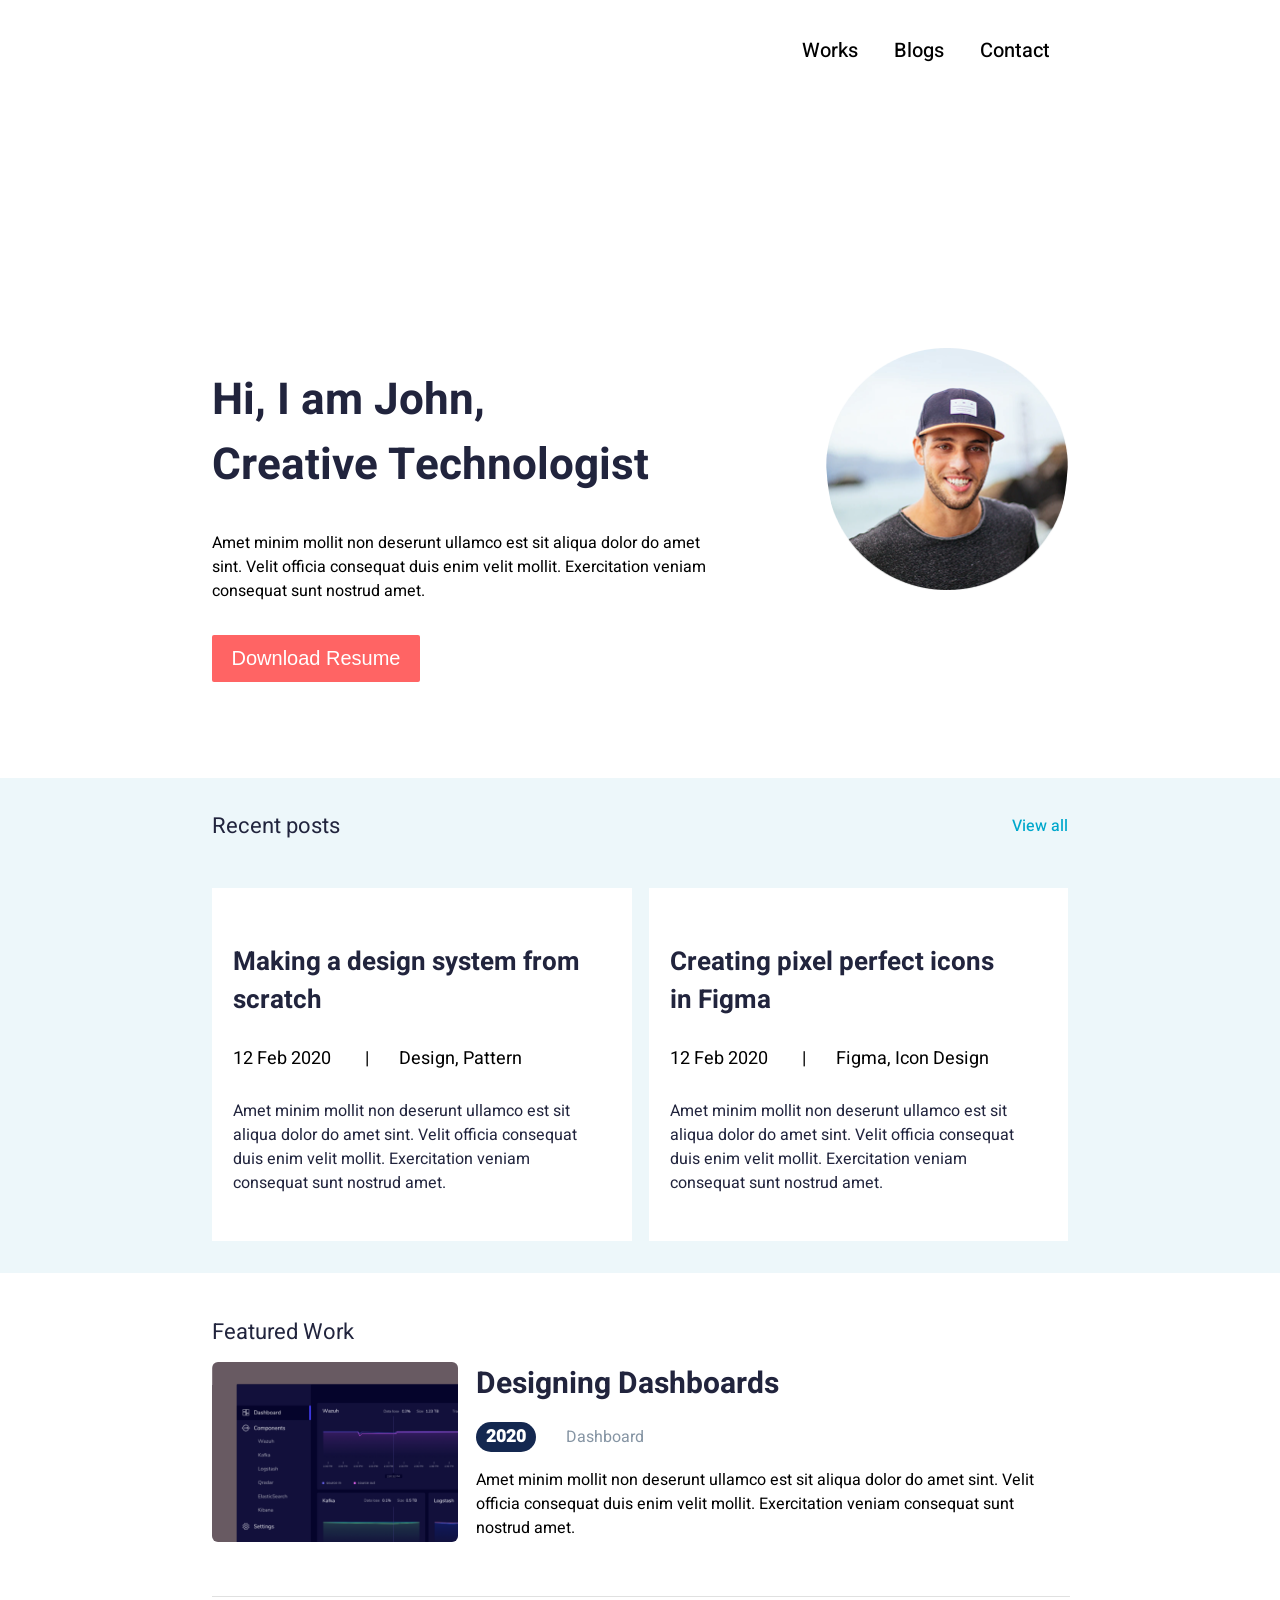
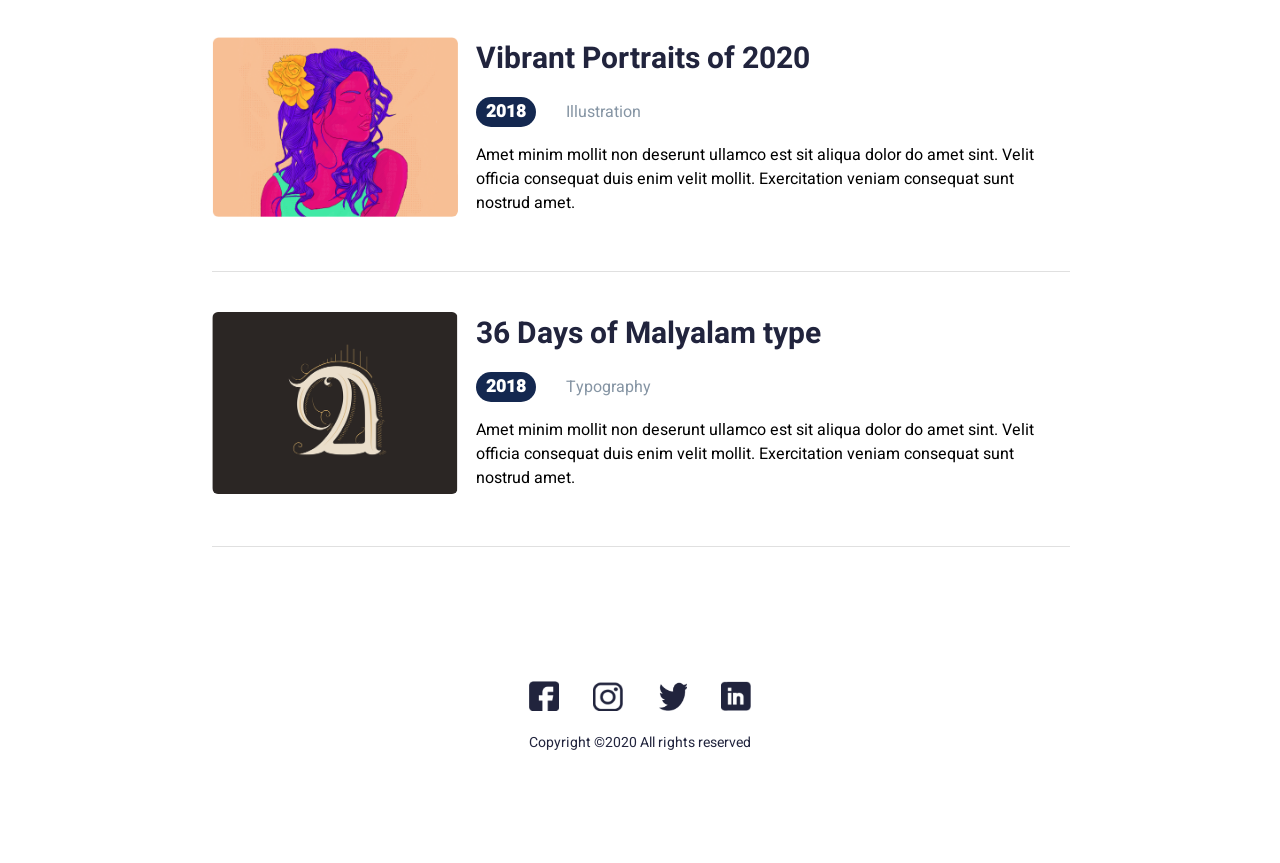
<file: index.html>
<!DOCTYPE html>
<html lang="en">
    <head>
        <meta charset="UTF-8">
        <meta name="viewport" content="width=device-width, initial-scale=1.0">
        <title>My Portfolio</title>
        <link rel="preconnect" href="https://fonts.googleapis.com">
        <link rel="preconnect" href="https://fonts.gstatic.com" crossorigin>
        <link
            href="https://fonts.googleapis.com/css2?family=Heebo:wght@100..900&display=swap"
            rel="stylesheet">
        <link rel="stylesheet" href="styles/main.css">
    </head>
    <body>
        <header class="container">
            <nav>
                <ul class="heebo-medium">
                    <li><a href="works.html">Works</a></li>
                    <li><a href="blogs.html">Blogs</a></li>
                    <li><a href="contacts.html">Contact</a></li>
                </ul>
            </nav>
        </header>
        <section class="container">
            <div class="hero">
                <div class="hero-text">
                    <h1 class="heebo-bold">
                        Hi, I am John,<br>
                        Creative Technologist
                    </h1>
                    <p class="heebo-regular">
                        Amet minim mollit non deserunt ullamco est sit aliqua dolor do amet sint. Velit officia consequat duis enim velit mollit. Exercitation veniam consequat sunt nostrud amet.
                    </p>
                </div>
                <img src="images/hero.image.png" class="hero-image">
            </div>
            <button href="#" class="heebo-medium button">Download Resume</button>
        </section>
        <section class="recent-posts">
            <div class="container">
                <div class="section-header">
                    <h2 class="heebo-regular">Recent posts</h2>
                    <p class="heebo-medium">View all</a>
                </div>
                <div class="posts-grid">
                    <div class="post-card">
                        <h3 class="heebo-bold">Making a design system from
                            scratch</h3>
                        <div class="post heebo-regular">
                            <span class="post-date">12 Feb 2020</span>
                            <span class="divider">|</span>
                            <span>Design, Pattern</span>
                        </div>
                        <p class="heebo-regular">
                            Amet minim mollit non deserunt ullamco est sit
                            aliqua dolor do amet sint.
                            Velit officia consequat duis enim velit mollit.
                            Exercitation veniam
                            consequat sunt nostrud amet.
                        </p>
                    </div>
                    <div class="post-card">
                        <h3 class="heebo-bold">Creating pixel perfect icons in
                            Figma</h3>
                        <div class="post heebo-regular">
                            <span class="post-date">12 Feb 2020</span>
                            <span class="divider">|</span>
                            <span>Figma, Icon Design</span>
                        </div>
                        <p class="heebo-regular">
                            Amet minim mollit non deserunt ullamco est sit
                            aliqua dolor do amet sint.
                            Velit officia consequat duis enim velit mollit.
                            Exercitation veniam
                            consequat sunt nostrud amet.
                        </p>
                    </div>
                </div>
            </div>
        </section>
        <section class="featured-section">
            <div class="container">
                <h4 class="heebo-regular">Featured Work</h4>
                <div class="featured-work">
                    <div class="dashboard">
                        <img src="images/dashboard.png" alt="dasboard image">
                    </div>
                    <div>
                        <h2 class="heebo-bold">Designing Dashboards</h2>
                        <span class="heebo-black-year">2020</span>
                        <span class="heebo-regular category">Dashboard</span>
                        <p class="heebo-regular">Amet minim mollit non deserunt ullamco est sit aliqua
                            dolor do amet sint. Velit officia consequat duis
                            enim velit mollit. Exercitation veniam consequat
                            sunt nostrud amet.</p>
                    </div>
                </div>
                <hr>
                <div class="featured-work">
                    <div class="potrait">
                        <img src="images/potrait.png" alt="potrait image">
                    </div>
                    <div>
                        <h2 class="heebo-bold">Vibrant Portraits of 2020</h2>
                        <span class="heebo-black-year">2018</span>
                        <span class="heebo-regular category">Illustration</span>
                        <p class="heebo-regular">Amet minim mollit non deserunt ullamco est sit aliqua
                            dolor do amet sint. Velit officia consequat duis
                            enim velit mollit. Exercitation veniam consequat
                            sunt nostrud amet.</p>
                    </div>
                </div>
                <hr>
                <div class="featured-work">
                    <div class="malyalm">
                        <img src="images/malyalm.png" alt="malyalm image">
                    </div>
                    <div>
                        <h2 class="heebo-bold">36 Days of Malyalam type</h2>
                        <span class="heebo-black-year">2018</span>
                        <span class="heebo-regular category">Typography</span>
                        <p class="heebo-regular">Amet minim mollit non deserunt ullamco est sit
                            aliqua
                            dolor do amet sint. Velit officia consequat duis
                            enim velit mollit. Exercitation veniam consequat
                            sunt nostrud amet.</p>
                    </div>
                </div>
                <hr>
            </div>
        </section>
        <footer class="heebo-regular">
                <div class="footer-social">
                    <a href="#" class="footer-images">
                        <img src="images/fb-logo.png"
                            alt="facebook logo">
                    </a>
                </div>
                <div class="footer-social">
                    <a href="#" class="footer-images">
                        <img src="images/Insta-logo.png" alt="instagram logo">
                    </a>
                </div>
                <div class="footer-social">
                    <a href="#" class="footer-images">
                        <img  src="images/twitter-logo.png"
                            alt="twitter logo">
                    </a>
                </div>
                <div class="footer-social">
                    <a href="#" class="footer-images">
                        <img src="images/linkedin-logo.png" alt="linkedin logo">
                    </a>
                </div>
                <p>Copyright ©2020 All rights reserved</p>
            
        </footer>
    </body>
</html>
</file>
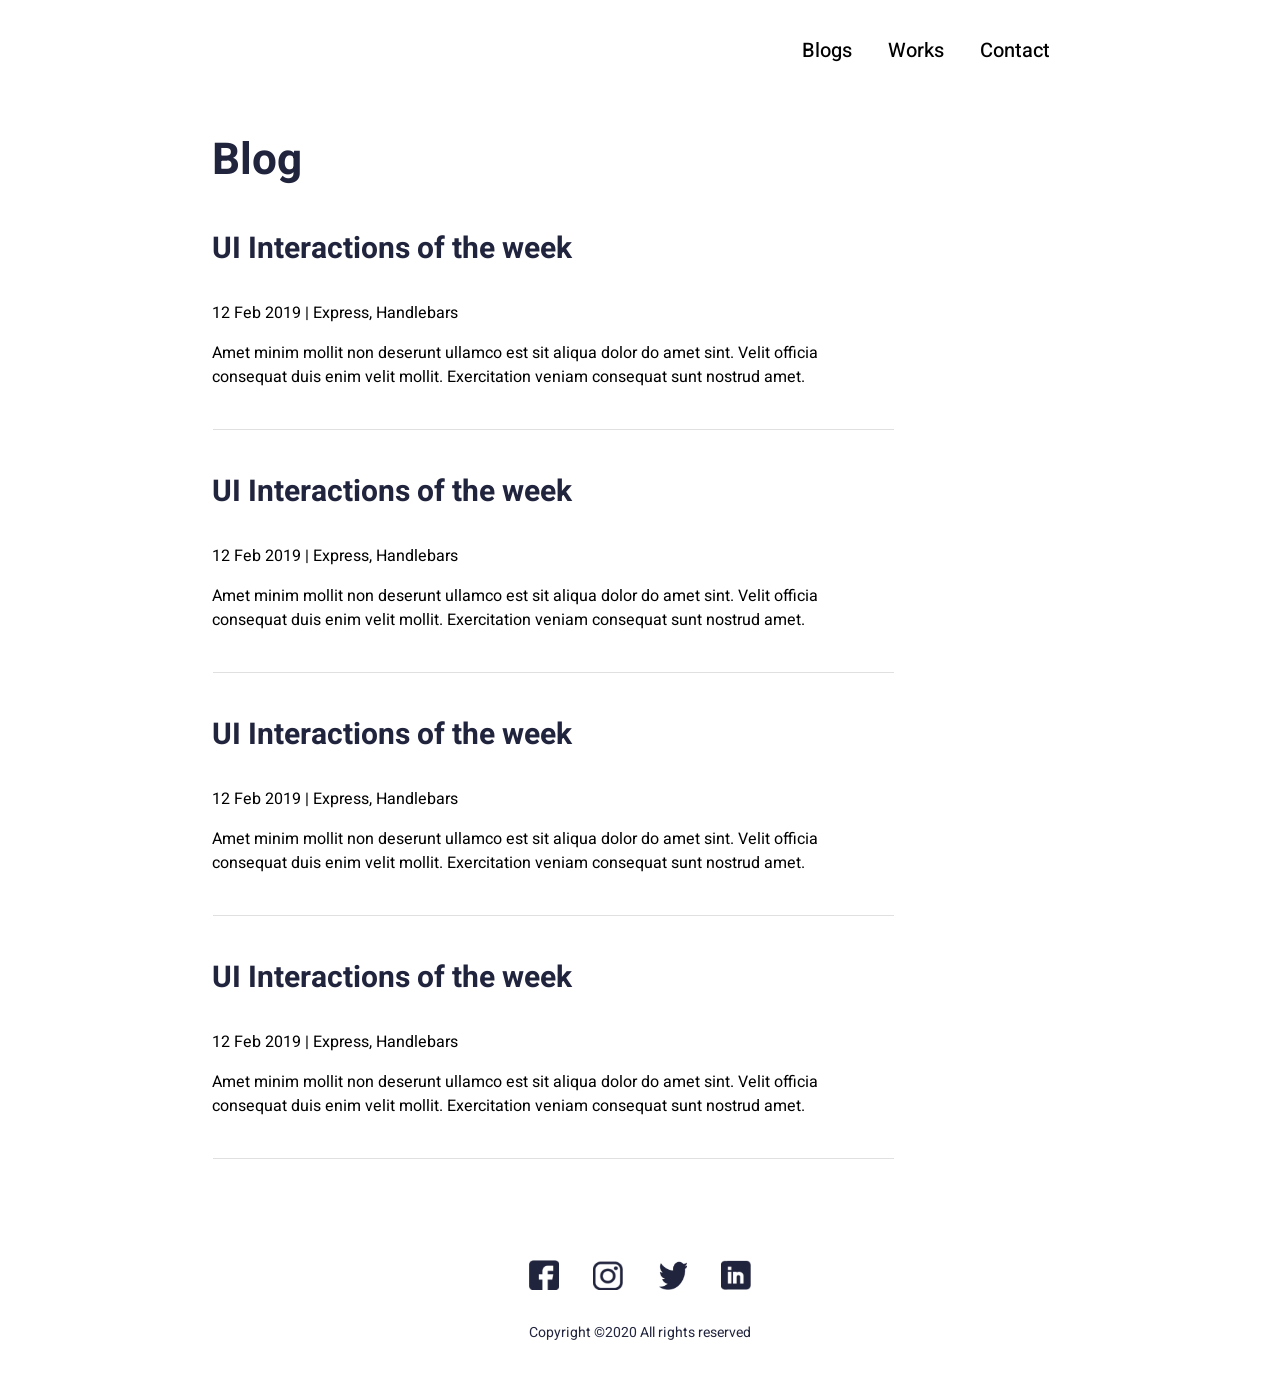
<file: blogs.html>
<!DOCTYPE html>
<html lang="en">
    <head>
        <meta charset="UTF-8">
        <meta name="viewport" content="width=device-width, initial-scale=1.0">
        <title>Blogs</title>
        <link rel="preconnect" href="https://fonts.googleapis.com">
        <link rel="preconnect" href="https://fonts.gstatic.com" crossorigin>
        <link
            href="https://fonts.googleapis.com/css2?family=Heebo:wght@100..900&display=swap"
            rel="stylesheet">
        <link rel="stylesheet" href="styles/blog.css">
    </head>
    <body>
        <header class="container">
            <nav>
                <ul class="heebo-medium">
                    <li><a href="blogs.html">Blogs</a></li>
                    <li><a href="works.html">Works</a></li>
                    <li><a href="contacts.html">Contact</a></li>
                </ul>
            </nav>
        </header>
        <section class="container">
            <h2 class="heebo-bold">Blog</h2>
            <div class="div-width">
                <h3>UI Interactions of the week</h3>
                <span>12 Feb 2019</span>
                <span>|</span>
                <span>Express, Handlebars</span>
                <p>Amet minim mollit non deserunt ullamco est sit aliqua dolor do amet sint. Velit officia consequat duis enim velit mollit. Exercitation veniam consequat sunt nostrud amet.</p>
            <hr>
            </div>
            <div class="div-width">
                <h3>UI Interactions of the week</h3>
                <span>12 Feb 2019</span>
                <span>|</span>
                <span>Express, Handlebars</span>
                <p>Amet minim mollit non deserunt ullamco est sit aliqua dolor do amet sint. Velit officia consequat duis enim velit mollit. Exercitation veniam consequat sunt nostrud amet.</p>
            <hr>
            </div>
            <div class="div-width">
                <h3>UI Interactions of the week</h3>
                <span>12 Feb 2019</span>
                <span>|</span>
                <span>Express, Handlebars</span>
                <p>Amet minim mollit non deserunt ullamco est sit aliqua dolor do amet sint. Velit officia consequat duis enim velit mollit. Exercitation veniam consequat sunt nostrud amet.</p>
            <hr>
            </div>
            <div class="div-width">
                <h3>UI Interactions of the week</h3>
                <span>12 Feb 2019</span>
                <span>|</span>
                <span>Express, Handlebars</span>
                <p>Amet minim mollit non deserunt ullamco est sit aliqua dolor do amet sint. Velit officia consequat duis enim velit mollit. Exercitation veniam consequat sunt nostrud amet.</p>
            <hr>
            </div>
        </section>
         <footer class="heebo-regular">
                <div class="footer-social">
                    <a href="#">
                        <img src="images/fb-logo.png"
                            alt="facebook logo">
                    </a>
                </div>
                <div class="footer-social">
                    <a href="#">
                        <img src="images/Insta-logo.png" alt="instagram logo">
                    </a>
                </div>
                <div class="footer-social">
                    <a href="#">
                        <img  src="images/twitter-logo.png"
                            alt="twitter logo">
                    </a>
                </div>
                <div class="footer-social">
                    <a href="#">
                        <img src="images/linkedin-logo.png" alt="linkedin logo">
                    </a>
                </div>
                <p>Copyright ©2020 All rights reserved</p>
            
        </footer>
    </body>
</file>
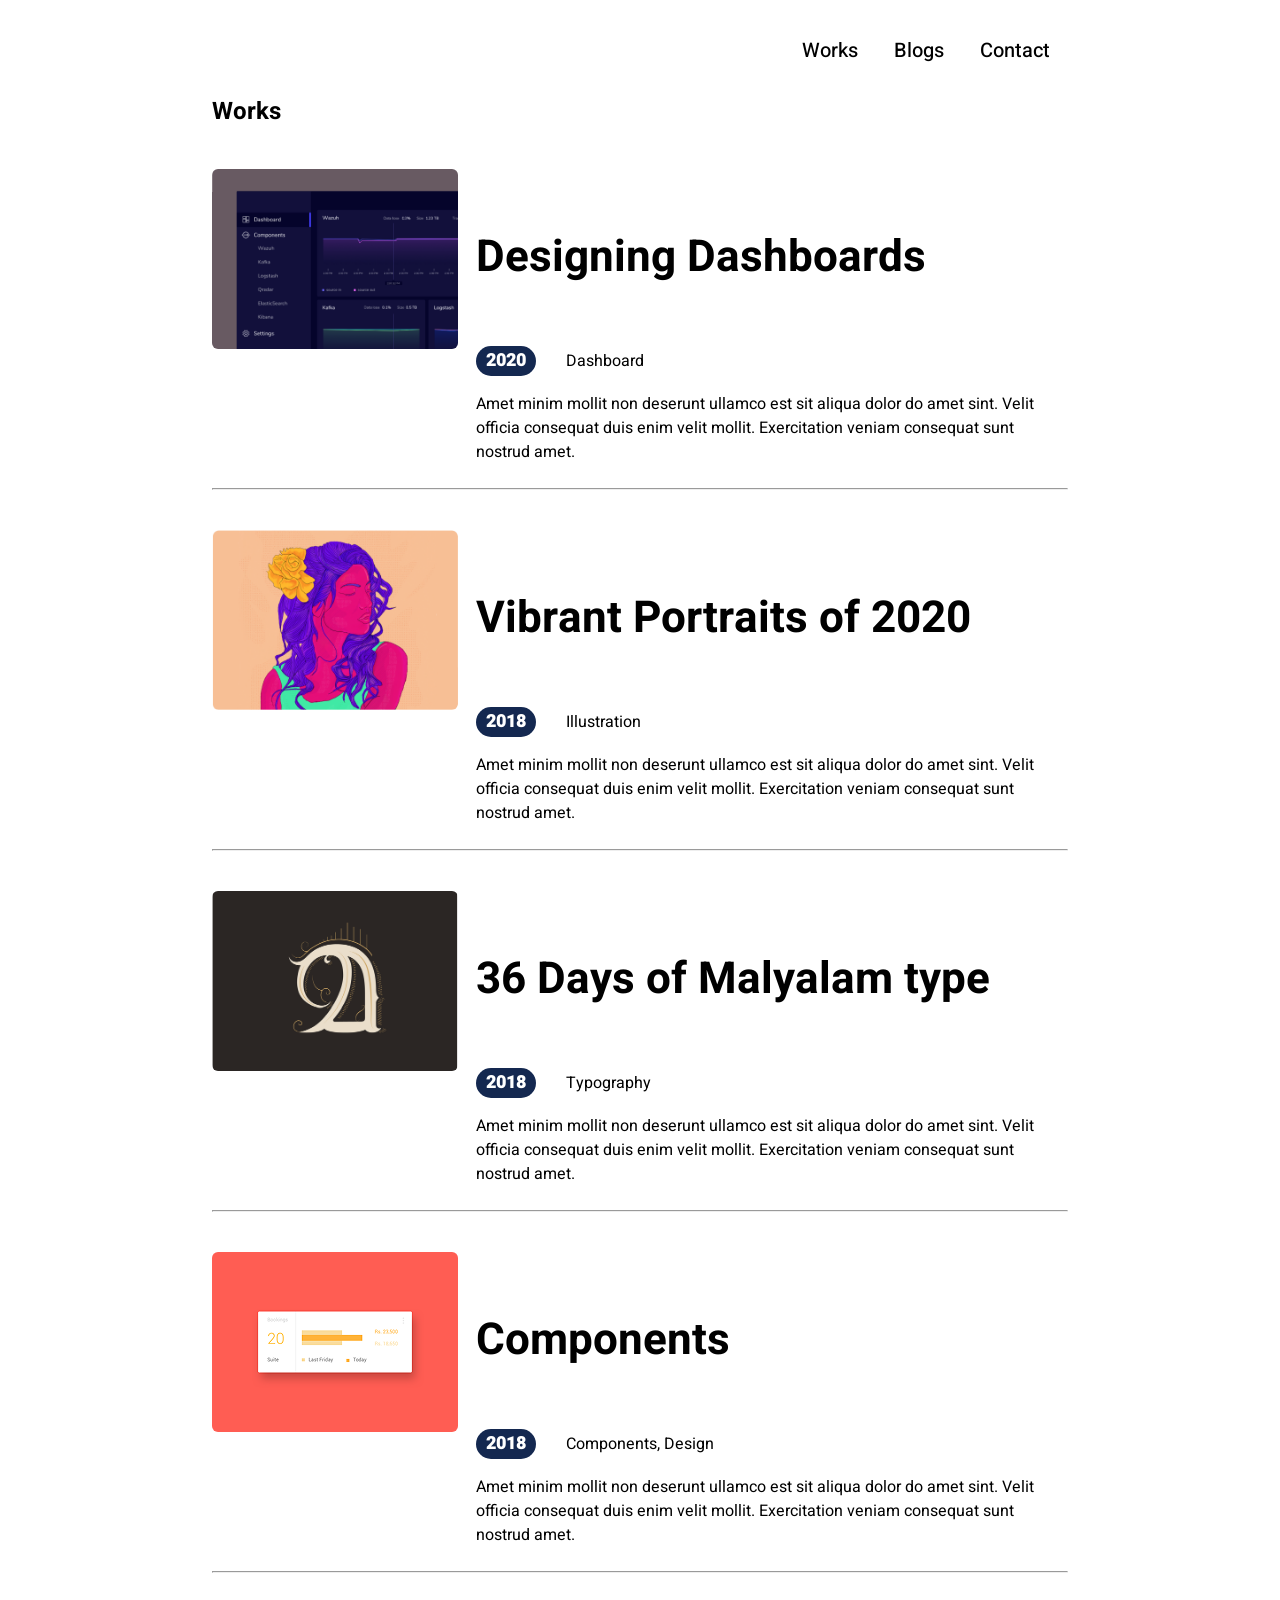
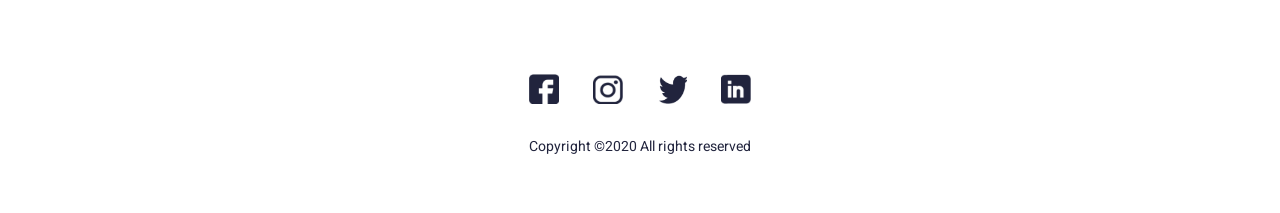
<file: works.html>
<!DOCTYPE html>
<html lang="en">
    <head>
        <meta charset="UTF-8">
        <meta name="viewport" content="width=device-width, initial-scale=1.0">
        <title>Works</title>
        <link rel="preconnect" href="https://fonts.googleapis.com">
        <link rel="preconnect" href="https://fonts.gstatic.com" crossorigin>
        <link
            href="https://fonts.googleapis.com/css2?family=Heebo:wght@100..900&display=swap"
            rel="stylesheet">
        <link rel="stylesheet" href="styles/work.css">
    </head>
    <body>
        <header class="container">
            <nav>
                <ul class="heebo-medium">
                    <li><a href="works.html">Works</a></li>
                    <li><a href="blogs.html">Blogs</a></li>
                    <li><a href="contacts.html">Contact</a></li>
                </ul>
            </nav>
        </header>
        <section>
            <div class="container">
                <h2 class="heebo-black">Works</h2>
                <div class="work">
                    <div>
                        <img src="images/dashboard.png" alt="dasboard image">
                    </div>
                    <div>
                        <h4 class="heebo-bold">Designing Dashboards</h4>
                        <span class="heebo-black-year">2020</span>
                        <span class="heebo-regular category">Dashboard</span>
                        <p class="heebo-regular">Amet minim mollit non deserunt ullamco est sit aliqua
                            dolor do amet sint. Velit officia consequat duis
                            enim velit mollit. Exercitation veniam consequat
                            sunt nostrud amet.</p>
                    </div>
                </div>
                <hr>
                <div class="work">
                    <div class="potrait">
                        <img src="images/potrait.png" alt="potrait image">
                    </div>
                    <div>
                        <h4 class="heebo-bold">Vibrant Portraits of 2020</h4>
                        <span class="heebo-black-year">2018</span>
                        <span class="heebo-regular category">Illustration</span>
                        <p class="heebo-regular">Amet minim mollit non deserunt ullamco est sit aliqua
                            dolor do amet sint. Velit officia consequat duis
                            enim velit mollit. Exercitation veniam consequat
                            sunt nostrud amet.</p>
                    </div>
                </div>
                <hr>
                <div class="work">
                    <div>
                        <img src="images/malyalm.png" alt="malyalm image">
                    </div>
                    <div>
                        <h4 class="heebo-bold">36 Days of Malyalam type</h4>
                        <span class="heebo-black-year">2018</span>
                        <span class="heebo-regular category">Typography</span>
                        <p class="heebo-regular">Amet minim mollit non deserunt ullamco est sit
                            aliqua
                            dolor do amet sint. Velit officia consequat duis
                            enim velit mollit. Exercitation veniam consequat
                            sunt nostrud amet.</p>
                    </div>
                </div>
                <hr>
                <div class="work">
                    <div>
                        <img src="images/Components.png" alt="components image">
                    </div>
                    <div>
                        <h4 class="heebo-bold">Components</h4>
                        <span class="heebo-black-year">2018</span>
                        <span class="heebo-regular category">Components, Design</span>
                        <p class="heebo-regular">Amet minim mollit non deserunt ullamco est sit aliqua dolor do amet sint. Velit officia consequat duis enim velit mollit. Exercitation veniam consequat sunt nostrud amet.</p>
                    </div>
                </div>
                <hr>
            </div>
        </section>
                <footer class="heebo-regular">
                <div class="footer-social">
                    <a href="#">
                        <img src="images/fb-logo.png"
                            alt="facebook logo">
                    </a>
                </div>
                <div class="footer-social">
                    <a href="#">
                        <img src="images/Insta-logo.png" alt="instagram logo">
                    </a>
                </div>
                <div class="footer-social">
                    <a href="#">
                        <img  src="images/twitter-logo.png"
                            alt="twitter logo">
                    </a>
                </div>
                <div class="footer-social">
                    <a href="#">
                        <img src="images/linkedin-logo.png" alt="linkedin logo">
                    </a>
                </div>
                <p>Copyright ©2020 All rights reserved</p>
            
        </footer>
    </body>
</file>
<file: styles/main.css>
body {
    margin: 0; 
    font-family: "Heebo", sans-serif;
    font-optical-sizing: auto
}

.container {
    width: 856px;
    margin: 0 auto;
}

nav ul {
    margin: 7px 0 0 0;
    padding: 0;
    list-style: none;
    display: flex;
    justify-content: right;
}

nav ul li {
    display: inline;
    padding: 29px 18px;}

nav ul li a {
    text-decoration: none;
    color: #000000;
    font-size: 20px;
}

nav ul li a:hover {
    color: gray;
}
.heebo-medium {
    font-weight: 500;
}

.heebo-regular {
    font-weight: 400;
}

.heebo-bold {
    font-weight: 700;
}
.heebo-black-year {font-weight: 900;  font-size: 18px;
    background-color: #142850;
    color: white;
    padding: 0px 10px 0px 10px;
    border-radius: 16px;
    line-height:30px;
    display: inline-block;}
.hero {
    display: flex;
    justify-content: space-between;
    align-items: center;
    font-family: "Heebo", sans-serif;
    font-optical-sizing: auto;
    font-style: normal;
}

.hero-text {
    padding-top: 237px; padding-right: 108px; 
}
h1 {
    font-size: 44px; margin-bottom: 33px; color: #21243D}
.hero p {font-size: 16px; margin-bottom: 32px}
.hero-image {
    height: 242px; width:243px;
    border-radius: 30%; padding-top:210px;
}
.button {width:208px; height: 47px; color: #FFFFFF ;background-color: #FF6464; border:none ; font-size: 20px; margin-bottom: 68px; border-radius: 2px;}
.recent-posts{background-color:#EDF7FA; width:100%; margin:0 auto; padding-bottom:32px;}
.section-header{display: flex;
    justify-content: space-between;
    align-items: center}
.section-header{margin: 28px 0 14px 0}
.section-header h2{font-size:22px; line-height: 60px; color: #21243D}
.section-header p{color: #00A8CC; font-size: 16px}
.posts-grid{display:flex; gap: 17px;}
.post-card{background-color: white; width: 418px; height: 295px; padding: 29px 47px 29px 21px;}
.post-card h3{font-size: 26px; color: #21243D;}
.post{margin: 0 0 27px 0; font-size: 18px;}
.post-card p{font-size: 16px; color: #21243D}
.post-date {margin-right: 30px; font-size: 18px}
.divider {margin-right: 26px}
.featured-section{width:1152px; height:865px; margin:0 auto}
.featured-work{display: flex;
    align-items: flex-start;
    gap: 18px;}
.featured-section h4 {font-size:22px; line-height: 60px;color: #21243D; margin-bottom: 0}
.featured-section h2{margin:0 0 16px 0; font-size: 30px; color: #21243D}
.feature-section p{font-size:16px; margin-top:16px; color: #21243D}
.category {padding-left:26px; color:#8695A4; font: size 20px;}
.dashboard img{ width: 246px;
    height: 180px;
    object-fit: cover; border-radius: 6px;}
.potrait img{ width: 246px;
    height: 180px;
    object-fit: cover;border-radius: 6px;}
.malyalm img{ width: 246px;
    height: 182px;
    object-fit: cover; border-radius: 6px;}
    hr{
    width: 858px;
    margin: 40px auto;   
    border: none;        
    height: 1px;         
    background-color: #E0E0E0; 
}
footer{
    width:1152px;
    height:182px;
    margin:114px auto 0 auto;      
    text-align:center;
}

.footer-social{
    display:inline-block;
    margin:0 15px;      
}

.footer-social img{
    width:30px;
    height:30px;
}

footer p{
     
    font-size:14px;
    color:#21243D;
}
</file>
<file: styles/blog.css>
body {
    margin: 0; 
    font-family: "Heebo", sans-serif;
    font-optical-sizing: auto
}

.container {
    width: 856px;
    margin: 0 auto;
}

nav ul {
    margin: 7px 0 0 0;
    padding: 0;
    list-style: none;
    display: flex;
    justify-content: right;
}

nav ul li {
    display: inline;
    padding: 29px 18px;}

nav ul li a {
    text-decoration: none;
    color: #000000;
    font-size: 20px;
}

nav ul li a:hover {
    color: gray;
}
.heebo-medium {
    font-weight: 500;
}

.heebo-regular {
    font-weight: 400;
}

.heebo-bold {
    font-weight: 700;
}

section h2 {font-size:44px; color:#21243D; line-height:60px}
    
section h3 {font-size:30px; color:#21243D;}

.div-width {max-width:683px;}
hr{
    width: 681px;
    margin: 40px auto;   
    border: none;        
    height: 1px;         
    background-color: #E0E0E0; 
}
footer{
     width:1152px;
    margin:101px auto 56px auto;
    text-align:center; 
}
.footer-social{
    display:inline-block;
    margin:0 15px;      
}
.footer-social img{
    width:30px;
    height:30px;
}

footer p{
    margin-top:25px; 
    font-size:14px;
    color:#21243D;
}
</file>
<file: styles/work.css>
body {
    margin: 0; 
    font-family: "Heebo", sans-serif;
    font-optical-sizing: auto
}

.container {
    width: 856px;
    margin: 0 auto;
}

nav ul {
    margin: 7px 0 0 0;
    padding: 0;
    list-style: none;
    display: flex;
    justify-content: right;
}

nav ul li {
    display: inline;
    padding: 29px 18px;}

nav ul li a {
    text-decoration: none;
    color: #000000;
    font-size: 20px;
}

nav ul li a:hover {
    color: gray;
}
.heebo-medium {
    font-weight: 500;
}

.heebo-regular {
    font-weight: 400;
}

.heebo-bold {
    font-weight: 700;
}
.heebo-black-year {font-weight: 900;  font-size: 18px;
    background-color: #142850;
    color: white;
    padding: 0px 10px 0px 10px;
    margin-right: 26px;
    border-radius: 16px;
    line-height:30px;
    display: inline-block;}
section h4{font-size: 44px; line-height: 60px}
Section img{ width: 246px;
    height: 180px;
    object-fit: cover; border-radius: 6px;}
.work{display: flex;
    align-items: flex-start;
    gap: 18px; margin-top: 40px;}
section h2 {margin: 0 0 16px 0;}
footer{
     width:1152px;
    margin:101px auto 56px auto;
    text-align:center;
}

.footer-social{
    display:inline-block;
    margin:0 15px;      
}

.footer-social img{
    width:30px;
    height:30px;
}

footer p{
    margin-top:25px; 
    font-size:14px;
    color:#21243D;
}
</file>
